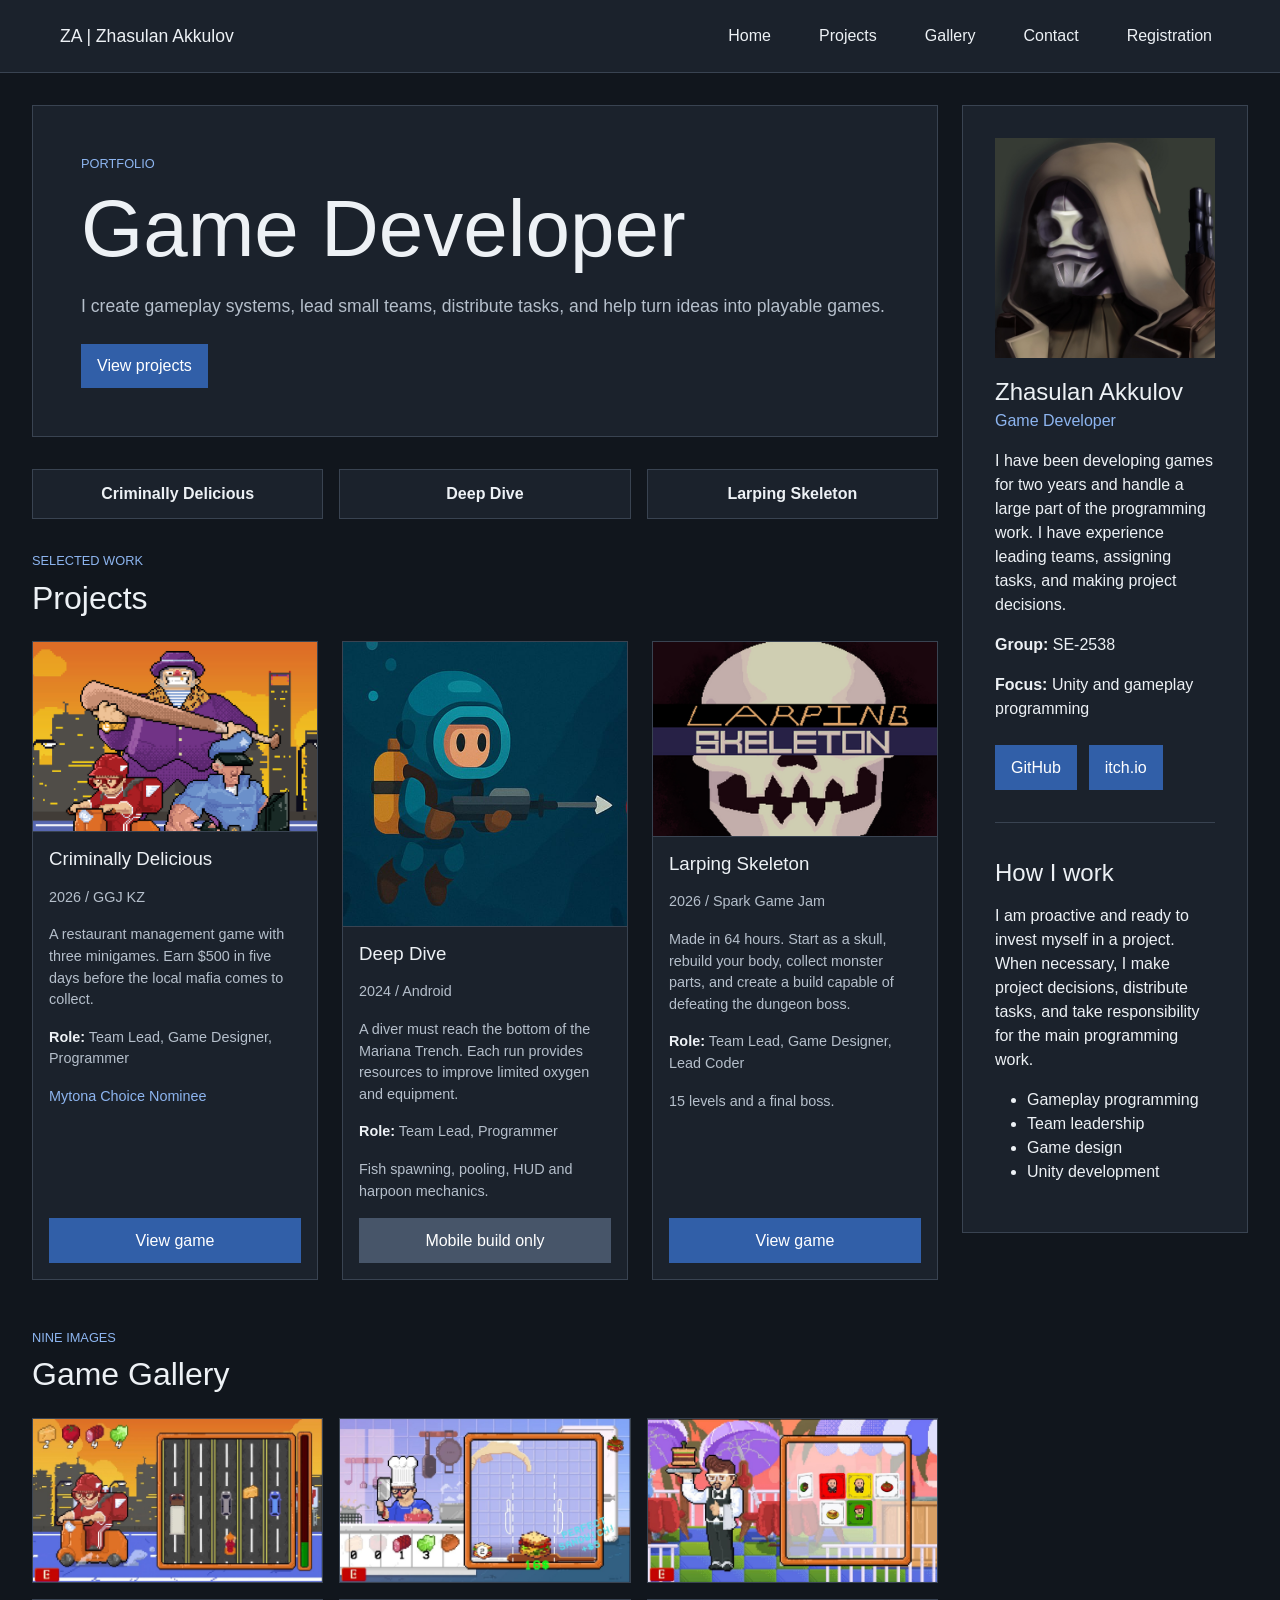
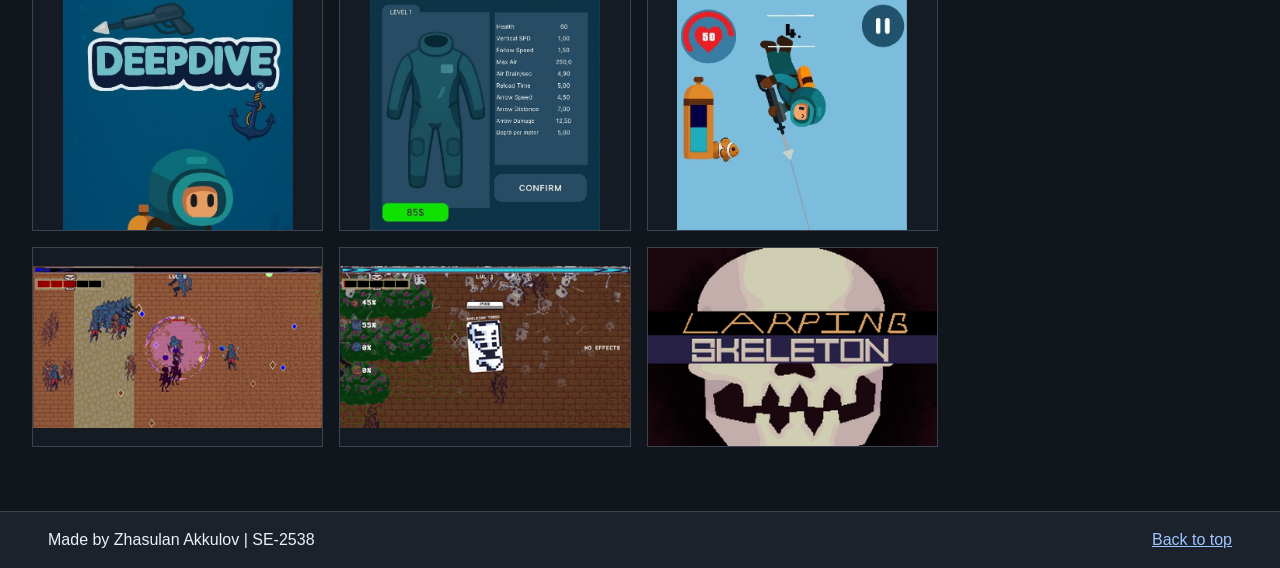
<file: index.html>
<!DOCTYPE html>
<html lang="en">
<head>
    <meta charset="UTF-8">
    <meta name="viewport" content="width=device-width, initial-scale=1.0">
    <title>Zhasulan Akkulov | Game Developer</title>
    <link rel="icon" type="image/jpeg" href="avatar.jpg">
    <link rel="stylesheet" href="https://cdn.jsdelivr.net/npm/bootstrap@5.3.3/dist/css/bootstrap.min.css">
    <link rel="stylesheet" href="style.css">
</head>
<body>

    
    <div class="navbar navbar-expand-lg navbar-dark site-header" role="navigation" aria-label="Main navigation">
        <div class="container-fluid">
            <a class="navbar-brand logo" href="#home">ZA | Zhasulan Akkulov</a>
            <button class="navbar-toggler" type="button" data-bs-toggle="collapse"
                    data-bs-target="#mainNavigation" aria-controls="mainNavigation"
                    aria-expanded="false" aria-label="Toggle navigation">&#9776;</button>

                    <div class="collapse navbar-collapse" id="mainNavigation">
                        <ul class="navbar-nav ms-auto">
                            <li class="nav-item">
                                <a class="nav-link" href="#home">Home</a>
                            </li>

                            <li class="nav-item">
                                <a class="nav-link" href="#projects">Projects</a>
                            </li>

                            <li class="nav-item">
                                <a class="nav-link" href="#gallery">Gallery</a>
                            </li>
                            <li class="nav-item">
                                <a class="nav-link" href="contact.html">Contact</a>
                            </li>
                            <li class="nav-item">
                                <a class="nav-link" href="registration.html">Registration</a>
                            </li>
                        </ul>
                    </div>
        </div>
    </div>

    
    <div class="container-fluid page-content" id="home">
        
        <div class="row">
        
            <div class="col-12 col-lg-9 page-main">
        
                
                <div class="hero">
        
                    <p class="section-label">Portfolio</p>
        
                    <h1>Game Developer</h1>
        
                    <p class="hero-description">
                        I create gameplay systems, lead small teams, distribute tasks, and help turn ideas
                        into playable games.
                    </p>
        
                    <a class="button" href="#projects">View projects</a>
        
                </div>

                
                <div class="project-previews">
        
                    <a class="project-preview" href="#criminally-delicious">
                        <p><b>Criminally Delicious</b></p>
                    </a>
        
                    <a class="project-preview" href="#deep-dive">
                        <p><b>Deep Dive</b></p>
                    </a>
        
                    <a class="project-preview" href="#larping-skeleton">
                        <p><b>Larping Skeleton</b></p>
                    </a>
        
                </div>

                <div class="portfolio-projects" id="projects">
        
                    <p class="section-label">Selected work</p>
                    <h2>Projects</h2>

                    
                    <div class="row project-row">
                        <div class="col-12 col-sm-6 col-lg-4 project-column">
                            <div class="project-card" id="criminally-delicious">
        
                                <img class="project-banner" src="banner-criminally.png" alt="Criminally Delicious banner">
                                <div class="card-content">
                                    <h3>Criminally Delicious</h3>
                                    <p class="project-year">2026 / GGJ KZ</p>
                                    <p>
                                        A restaurant management game with three minigames. Earn $500 in five days
                                        before the local mafia comes to collect.
                                    </p>
                                    <p><b>Role:</b> Team Lead, Game Designer, Programmer</p>
                                    <p class="achievement">Mytona Choice Nominee</p>
                                    <a class="card-button" href="https://hamazhai.itch.io/criminally-delicious">View game</a>
                                </div>
        
                            </div>
                        </div>
        
                        <div class="col-12 col-sm-6 col-lg-4 project-column">
                            <div class="project-card" id="deep-dive">
                                <img class="project-banner" src="banner-deep-dive.jpg" alt="Deep Dive banner">
        
                                <div class="card-content">
        
                                    <h3>Deep Dive</h3>
                                    <p class="project-year">2024 / Android</p>
                                    <p>
                                        A diver must reach the bottom of the Mariana Trench. Each run provides
                                        resources to improve limited oxygen and equipment.
                                    </p>
                                    <p><b>Role:</b> Team Lead, Programmer</p>
                                    <p>Fish spawning, pooling, HUD and harpoon mechanics.</p>
                                    <button class="card-button mobile-build" type="button" disabled>Mobile build only</button>
        
                                </div>
                            </div>
                        </div>
        
                        <div class="col-12 col-sm-6 col-lg-4 project-column">
                            <div class="project-card" id="larping-skeleton">
                                <img class="project-banner" src="banner-larping.png" alt="Larping Skeleton banner">
        
                                <div class="card-content">
        
                                    <h3>Larping Skeleton</h3>
                                    <p class="project-year">2026 / Spark Game Jam</p>
                                    <p>
                                        Made in 64 hours. Start as a skull, rebuild your body, collect monster parts,
                                        and create a build capable of defeating the dungeon boss.
                                    </p>
                                    <p><b>Role:</b> Team Lead, Game Designer, Lead Coder</p>
                                    <p>15 levels and a final boss.</p>
                                    <a class="card-button" href="https://hamazhai.itch.io/larping-skeleton">View game</a>
        
                                </div>
                            </div>
                        </div>
                    </div>
                </div>

                <div class="gallery-section" id="gallery">
                    <p class="section-label gallery-label">Nine images</p>
        
                    <h2>Game Gallery</h2>
        
                    <div class="gallery-grid">
        
                        <div class="gallery-item">
                            <img src="criminally-delicious-01.jpg" alt="Criminally Delicious delivery minigame">
                            <p class="gallery-caption">Criminally Delicious - delivery</p>
                        </div>
        
                        <div class="gallery-item">
                            <img src="criminally-delicious-02.jpg" alt="Criminally Delicious sandwich minigame">
                            <p class="gallery-caption">Criminally Delicious - cooking</p>
                        </div>
        
                        <div class="gallery-item">
                            <img src="criminally-delicious-03.jpg" alt="Criminally Delicious restaurant minigame">
                            <p class="gallery-caption">Criminally Delicious - serving</p>
                        </div>
        
                        <div class="gallery-item">
                            <img class="gallery-portrait" src="deep-dive-01.jpg" alt="Deep Dive main menu">
                            <p class="gallery-caption">Deep Dive - main menu</p>
                        </div>
        
                        <div class="gallery-item">
                            <img class="gallery-portrait" src="deep-dive-02.jpg" alt="Deep Dive harpoon gameplay">
                            <p class="gallery-caption">Deep Dive - harpoon gameplay</p>
                        </div>
        
                        <div class="gallery-item">
                            <img class="gallery-portrait" src="deep-dive-03.jpg" alt="Deep Dive upgrade screen">
                            <p class="gallery-caption">Deep Dive - upgrades</p>
                        </div>
        
                        <div class="gallery-item">
                            <img src="larping-skeleton-01.png" alt="Larping Skeleton battle">
                            <p class="gallery-caption">Larping Skeleton - battle</p>
                        </div>
        
                        <div class="gallery-item">
                            <img src="larping-skeleton-02.png" alt="Larping Skeleton body parts">
                            <p class="gallery-caption">Larping Skeleton - body parts</p>
                        </div>
        
                        <div class="gallery-item">
                            <img src="larping-skeleton-03.png" alt="Larping Skeleton title screen">
                            <p class="gallery-caption">Larping Skeleton - title</p>
                        </div>
        
                    </div>
                </div>
            </div>

            <div class="col-12 col-lg-3">
                <div class="page-sidebar" id="about">
                    <img class="avatar" src="avatar.jpg" alt="Avatar of Zhasulan Akkulov">
        
                    <h2>Zhasulan Akkulov</h2>
                    <p class="subtitle">Game Developer</p>
        
                    <p>
                        I have been developing games for two years and handle a large part of the programming work.
                        I have experience leading teams, assigning tasks, and making project decisions.
                    </p>
        
                    <p><b>Group:</b> SE-2538</p>
                    <p><b>Focus:</b> Unity and gameplay programming</p>
        
                    <div class="contact-links">
                        <a href="https://github.com/HamaZhai">GitHub</a>
                        <a href="https://hamazhai.itch.io/">itch.io</a>
                    </div>
        
                    <div class="portfolio-info">
        
                        <h2>How I work</h2>
                        <p>
                            I am proactive and ready to invest myself in a project. When necessary, I make project
                            decisions, distribute tasks, and take responsibility for the main programming work.
                        </p>
                        <ul>
                            <li>Gameplay programming</li>
                            <li>Team leadership</li>
                            <li>Game design</li>
                            <li>Unity development</li>
                        </ul>
        
                    </div>
                </div>
            </div>
        </div>
    </div>

    <div class="site-footer">
        <p>Made by Zhasulan Akkulov | SE-2538</p>
        <a href="#home">Back to top</a>
    </div>
    
    <script src="https://cdn.jsdelivr.net/npm/bootstrap@5.3.3/dist/js/bootstrap.bundle.min.js"></script>

</body>
</html>
</file>
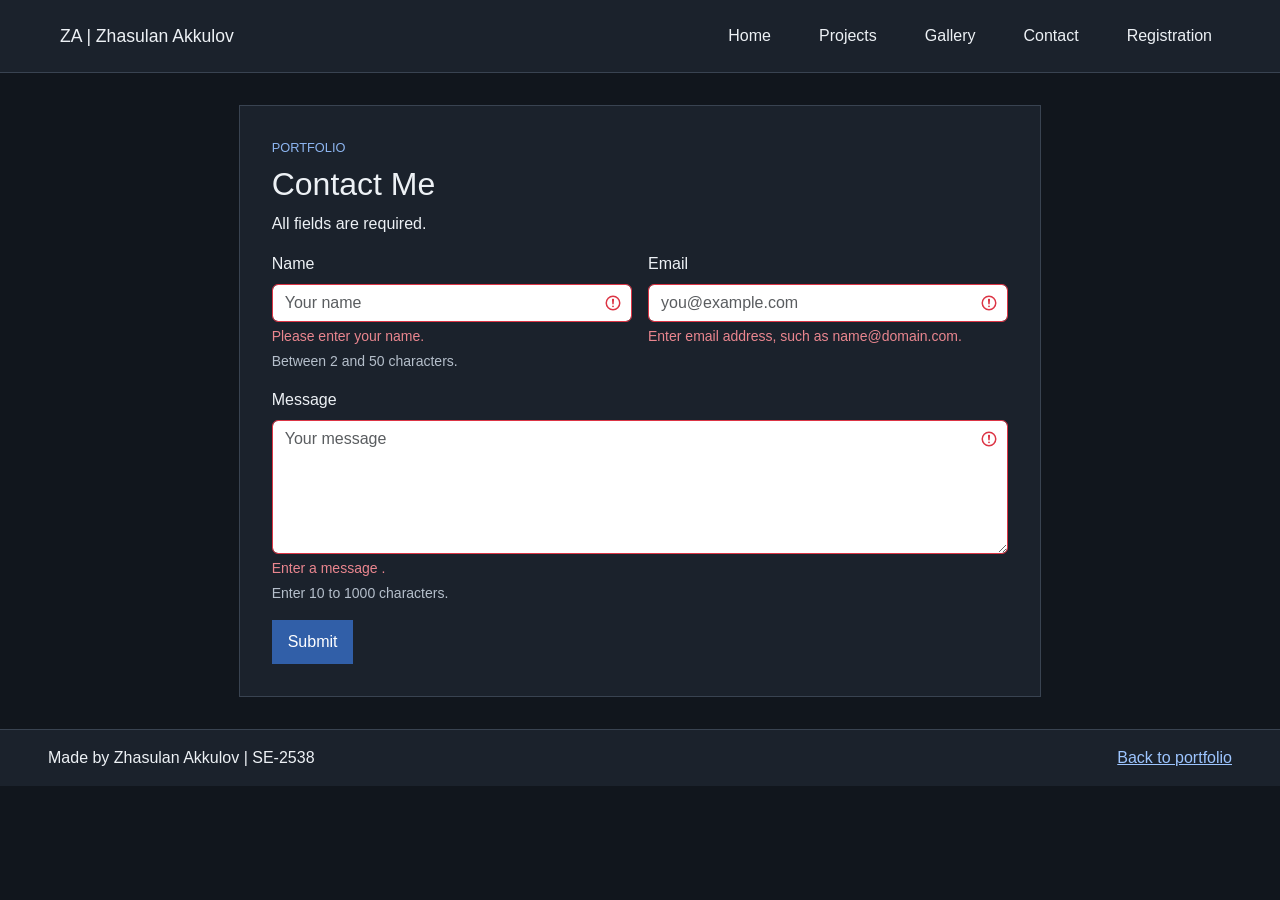
<file: contact.html>
<!DOCTYPE html>
<html lang="en">
<head>
    <meta charset="UTF-8">
    <meta name="viewport" content="width=device-width, initial-scale=1.0">
    <title>Contact Me | Zhasulan Akkulov</title>
    <link rel="icon" type="image/jpeg" href="avatar.jpg">
    <link rel="stylesheet" href="https://cdn.jsdelivr.net/npm/bootstrap@5.3.3/dist/css/bootstrap.min.css">
    <link rel="stylesheet" href="style.css">
</head>
<body>

    
    <div class="navbar navbar-expand-lg navbar-dark site-header" role="navigation" aria-label="Main navigation">
        <div class="container-fluid">
            <a class="navbar-brand logo" href="index.html#home">ZA | Zhasulan Akkulov</a>
            <button class="navbar-toggler" type="button" data-bs-toggle="collapse"
                    data-bs-target="#mainNavigation" aria-controls="mainNavigation"
                    aria-expanded="false" aria-label="Toggle navigation">&#9776;</button>

                    <div class="collapse navbar-collapse" id="mainNavigation">
                        <ul class="navbar-nav ms-auto">
                            <li class="nav-item">
                                <a class="nav-link" href="index.html#home">Home</a>
                            </li>

                            <li class="nav-item">
                                <a class="nav-link" href="index.html#projects">Projects</a>
                            </li>

                            <li class="nav-item">
                                <a class="nav-link" href="index.html#gallery">Gallery</a>
                            </li>
                            <li class="nav-item">
                                <a class="nav-link" href="contact.html">Contact</a>
                            </li>
                            <li class="nav-item">
                                <a class="nav-link" href="registration.html">Registration</a>
                            </li>
                        </ul>
                    </div>
        </div>
    </div>

    <main class="container-fluid page-content form-page">
        <div class="row justify-content-center">
            <div class="col-12 col-lg-8">
                <div class="page-sidebar">
                    <p class="section-label">Portfolio</p>
                    <h1>Contact Me</h1>
                    <p>All fields are required.</p>

                    
                    <form class="was-validated" action="#" method="post">
                        <div class="row g-3">
                            <div class="col-12 col-md-6">
                                <label class="form-label" for="name">Name</label>
                                <input class="form-control" type="text" id="name" name="name" required minlength="2" maxlength="50"
                                       placeholder="Your name" aria-describedby="name-help name-valid-feedback name-invalid-feedback">
                                <div class="valid-feedback" id="name-valid-feedback">Name accepted.</div>
                                <div class="invalid-feedback" id="name-invalid-feedback">Please enter your name.</div>
                                <div class="form-text" id="name-help">Between 2 and 50 characters.</div>
                            </div>
                            <div class="col-12 col-md-6">
                                <label class="form-label" for="email">Email</label>
                                <input class="form-control" type="email" id="email" name="email" required maxlength="254"
                                       placeholder="you@example.com" aria-describedby="email-valid-feedback email-invalid-feedback">
                                <div class="valid-feedback" id="email-valid-feedback">Email format accepted.</div>
                                <div class="invalid-feedback" id="email-invalid-feedback">Enter email address, such as name@domain.com.</div>
                            </div>
                            <div class="col-12">
                                <label class="form-label" for="message">Message</label>
                                <textarea class="form-control" id="message" name="message" rows="5" required
                                          minlength="10" maxlength="1000" placeholder="Your message"
                                          aria-describedby="message-help message-valid-feedback message-invalid-feedback"></textarea>
                                <div class="valid-feedback" id="message-valid-feedback">Message ready.</div>
                                <div class="invalid-feedback" id="message-invalid-feedback">Enter a message .</div>
                                <div class="form-text" id="message-help">Enter 10 to 1000 characters.</div>
                            </div>
                            <div class="col-12">
                                <button class="button" type="submit">Submit</button>
                            </div>
                        </div>
                    </form>

                </div>
            </div>
        </div>
    </main>

    <div class="site-footer">
        <p>Made by Zhasulan Akkulov | SE-2538</p>
        <a href="index.html#home">Back to portfolio</a>
    </div>
    <script src="https://cdn.jsdelivr.net/npm/bootstrap@5.3.3/dist/js/bootstrap.bundle.min.js"></script>
</body>
</html>
</file>
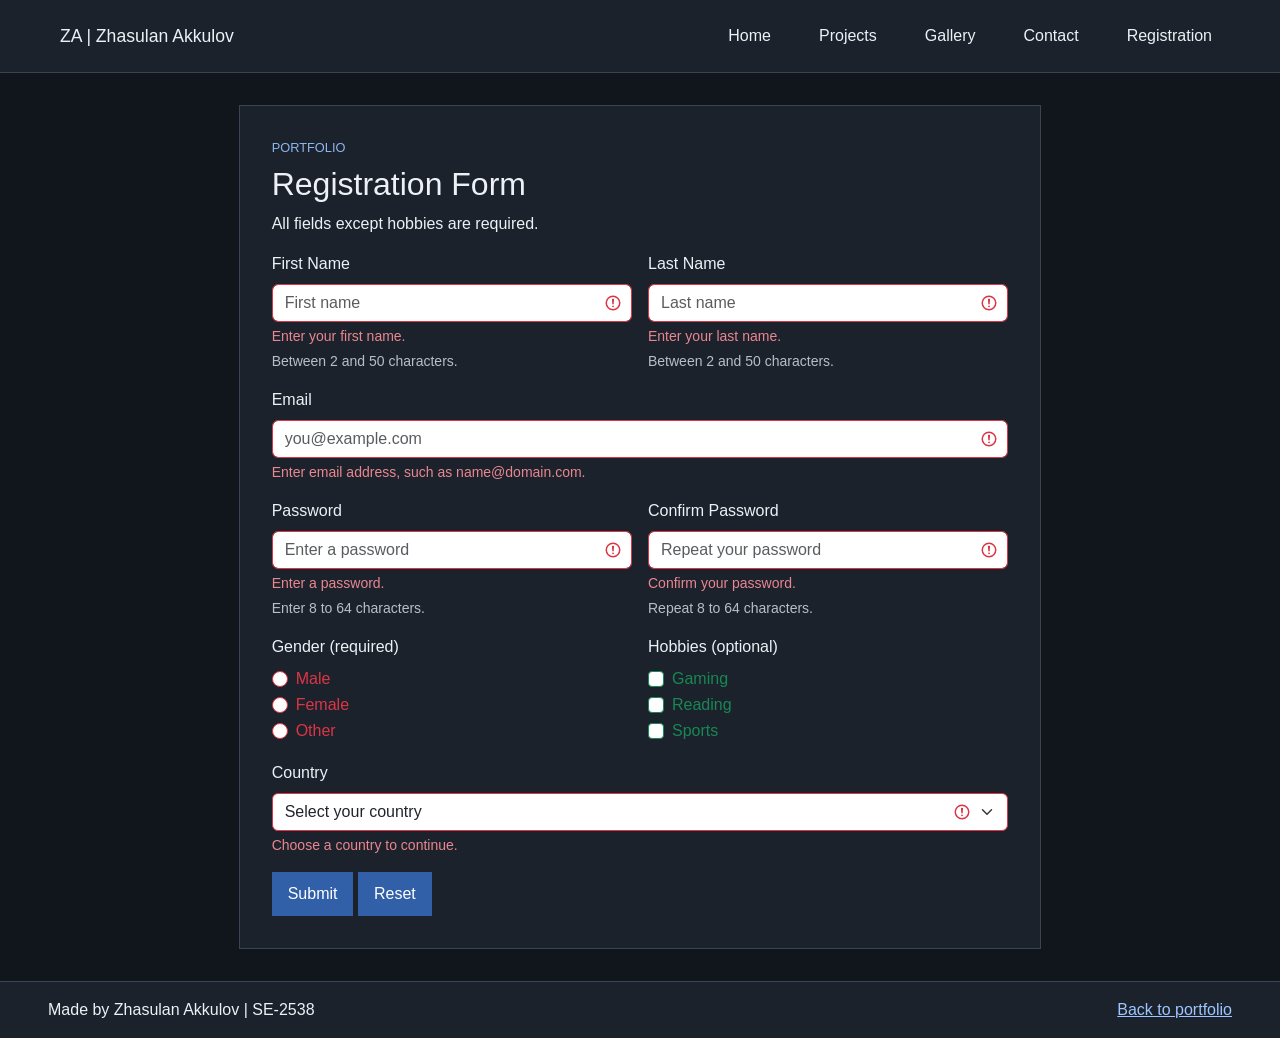
<file: registration.html>
<!DOCTYPE html>
<html lang="en">
<head>
    <meta charset="UTF-8">
    <meta name="viewport" content="width=device-width, initial-scale=1.0">
    <title>Registration Form | Zhasulan Akkulov</title>
    <link rel="icon" type="image/jpeg" href="avatar.jpg">
    <link rel="stylesheet" href="https://cdn.jsdelivr.net/npm/bootstrap@5.3.3/dist/css/bootstrap.min.css">
    <link rel="stylesheet" href="style.css">
</head>
<body>

    
    <div class="navbar navbar-expand-lg navbar-dark site-header" role="navigation" aria-label="Main navigation">
        <div class="container-fluid">
            <a class="navbar-brand logo" href="index.html#home">ZA | Zhasulan Akkulov</a>
            <button class="navbar-toggler" type="button" data-bs-toggle="collapse"
                    data-bs-target="#mainNavigation" aria-controls="mainNavigation"
                    aria-expanded="false" aria-label="Toggle navigation">&#9776;</button>

                    <div class="collapse navbar-collapse" id="mainNavigation">
                        <ul class="navbar-nav ms-auto">
                            <li class="nav-item">
                                <a class="nav-link" href="index.html#home">Home</a>
                            </li>

                            <li class="nav-item">
                                <a class="nav-link" href="index.html#projects">Projects</a>
                            </li>

                            <li class="nav-item">
                                <a class="nav-link" href="index.html#gallery">Gallery</a>
                            </li>
                            <li class="nav-item">
                                <a class="nav-link" href="contact.html">Contact</a>
                            </li>
                            <li class="nav-item">
                                <a class="nav-link" href="registration.html">Registration</a>
                            </li>
                        </ul>
                    </div>
        </div>
    </div>

    <main class="container-fluid page-content form-page">
        <div class="row justify-content-center">
            <div class="col-12 col-lg-8">
                <div class="page-sidebar">
                    <p class="section-label">Portfolio</p>
                    <h1>Registration Form</h1>
                    <p>All fields except hobbies are required.</p>

                    
                    <form class="was-validated" action="#" method="post">
                        <div class="row g-3">
                            <div class="col-12 col-md-6">
                                <label class="form-label" for="first-name">First Name</label>
                                <input class="form-control" type="text" id="first-name" name="first-name" required minlength="2" maxlength="50"
                                       placeholder="First name" aria-describedby="first-name-help first-name-valid-feedback first-name-invalid-feedback">
                                <div class="valid-feedback" id="first-name-valid-feedback">First name accepted.</div>
                                <div class="invalid-feedback" id="first-name-invalid-feedback">Enter your first name.</div>
                                <div class="form-text" id="first-name-help">Between 2 and 50 characters.</div>
                            </div>
                            <div class="col-12 col-md-6">
                                <label class="form-label" for="last-name">Last Name</label>
                                <input class="form-control" type="text" id="last-name" name="last-name" required minlength="2" maxlength="50"
                                       placeholder="Last name" aria-describedby="last-name-help last-name-valid-feedback last-name-invalid-feedback">
                                <div class="valid-feedback" id="last-name-valid-feedback">Last name accepted.</div>
                                <div class="invalid-feedback" id="last-name-invalid-feedback">Enter your last name.</div>
                                <div class="form-text" id="last-name-help">Between 2 and 50 characters.</div>
                            </div>
                            <div class="col-12">
                                <label class="form-label" for="email">Email</label>
                                <input class="form-control" type="email" id="email" name="email" required maxlength="254"
                                       placeholder="you@example.com" aria-describedby="email-valid-feedback email-invalid-feedback">
                                <div class="valid-feedback" id="email-valid-feedback">Email format accepted.</div>
                                <div class="invalid-feedback" id="email-invalid-feedback">Enter email address, such as name@domain.com.</div>
                            </div>
                            <div class="col-12 col-md-6">
                                <label class="form-label" for="password">Password</label>
                                <input class="form-control" type="password" id="password" name="password" required minlength="8" maxlength="64"
                                       placeholder="Enter a password" aria-describedby="password-help password-valid-feedback password-invalid-feedback">
                                <div class="valid-feedback" id="password-valid-feedback">Password length accepted.</div>
                                <div class="invalid-feedback" id="password-invalid-feedback">Enter a password.</div>
                                <div class="form-text" id="password-help">Enter 8 to 64 characters.</div>
                            </div>
                            <div class="col-12 col-md-6">
                                <label class="form-label" for="confirm-password">Confirm Password</label>
                                <input class="form-control" type="password" id="confirm-password" name="confirm-password" required minlength="8" maxlength="64"
                                       placeholder="Repeat your password" aria-describedby="confirm-password-help confirm-password-valid-feedback confirm-password-invalid-feedback">
                                <div class="valid-feedback" id="confirm-password-valid-feedback">Confirmation length accepted.</div>
                                <div class="invalid-feedback" id="confirm-password-invalid-feedback">Confirm your password.</div>
                                <div class="form-text" id="confirm-password-help">Repeat 8 to 64 characters.</div>
                            </div>
                            <fieldset class="col-12 col-md-6">
                                <legend class="form-label fs-6">Gender (required)</legend>
                                <div class="form-check">
                                    <input class="form-check-input" type="radio" id="gender-male" name="gender" value="male" required>
                                    <label class="form-check-label" for="gender-male">Male</label>
                                </div>
                                <div class="form-check">
                                    <input class="form-check-input" type="radio" id="gender-female" name="gender" value="female" required>
                                    <label class="form-check-label" for="gender-female">Female</label>
                                </div>
                                <div class="form-check">
                                    <input class="form-check-input" type="radio" id="gender-other" name="gender" value="other" required>
                                    <label class="form-check-label" for="gender-other">Other</label>
                                </div>
                            </fieldset>
                            <fieldset class="col-12 col-md-6">
                                <legend class="form-label fs-6">Hobbies (optional)</legend>
                                <div class="form-check">
                                    <input class="form-check-input" type="checkbox" id="hobby-gaming" name="hobbies" value="gaming">
                                    <label class="form-check-label" for="hobby-gaming">Gaming</label>
                                </div>
                                <div class="form-check">
                                    <input class="form-check-input" type="checkbox" id="hobby-reading" name="hobbies" value="reading">
                                    <label class="form-check-label" for="hobby-reading">Reading</label>
                                </div>
                                <div class="form-check">
                                    <input class="form-check-input" type="checkbox" id="hobby-sports" name="hobbies" value="sports">
                                    <label class="form-check-label" for="hobby-sports">Sports</label>
                                </div>
                            </fieldset>
                            <div class="col-12">
                                <label class="form-label" for="country">Country</label>
                                <select class="form-select" id="country" name="country" required aria-describedby="country-valid-feedback country-invalid-feedback">
                                    <option value="" selected>Select your country</option>
                                    <option value="kazakhstan">Kazakhstan</option>
                                    <option value="uzbekistan">Uzbekistan</option>
                                    <option value="kyrgyzstan">Kyrgyzstan</option>
                                    <option value="other">Other</option>
                                </select>
                                <div class="valid-feedback" id="country-valid-feedback">Country selected.</div>
                                <div class="invalid-feedback" id="country-invalid-feedback">Choose a country to continue.</div>
                            </div>
                            <div class="col-12">
                                <button class="button" type="submit">Submit</button>
                                <button class="button" type="reset">Reset</button>
                            </div>
                        </div>
                    </form>

                </div>
            </div>
        </div>
    </main>

    <div class="site-footer">
        <p>Made by Zhasulan Akkulov | SE-2538</p>
        <a href="index.html#home">Back to portfolio</a>
    </div>
    <script src="https://cdn.jsdelivr.net/npm/bootstrap@5.3.3/dist/js/bootstrap.bundle.min.js"></script>
</body>
</html>
</file>
<file: style.css>
body {
    margin: 0;
    background: #11161d;
    color: #edf1f5;
    font-family: Arial, sans-serif;
}

img {
    display: block;
    width: 100%;
    height: auto;
}

a {
    color: #9dc5ff;
}

.site-header {
    padding: 1rem 3rem;
    border-bottom: 1px solid #394351;
    background: #1b222c;
}

.site-header .logo {
    color: #edf1f5;
    font-size: 1.1rem;
}

.site-header .navbar-nav {
    gap: 2rem;
}

.site-header .nav-link {
    color: #edf1f5;
}

.site-header .nav-link:hover {
    color: #9dc5ff;
}

.site-header .navbar-toggler {
    color: #edf1f5;
    border: 1px solid #394351;
    font-size: 1.5rem;
}

.page-content {
    padding: 2rem;
}

.hero, .project-preview, .project-card, .page-sidebar {
    background: #1b222c;
    border: 1px solid #394351;
}

.hero, .project-previews, .portfolio-projects, .gallery-section {
    margin-bottom: 2rem;
}

.hero {
    padding: 3rem;
}


.hero h1 {
    margin: 0;
    font-size: 5rem;
}

.hero-description {
    margin: 1rem 0 1.5rem;
    color: #b5bfcb;
    font-size: 1.1rem;
}

.section-label, .subtitle, .project-year {
    color: #8db5f0;
}

.section-label {
    margin: 0 0 0.5rem;
    font-size: 0.8rem;
    text-transform: uppercase;
}

.contact-links a, .button, .card-button {
    display: inline-block;
    padding: 0.65rem 1rem;
    border: 0;
    background: #315fa8;
    color: white;
    font-family: Arial, sans-serif;
    font-size: 1rem;
    text-align: center;
    text-decoration: none;
}

.contact-links a:hover, .button:hover, .card-button:hover {
    background: #244b88;
}


.project-previews {
    display: grid;
    grid-template-columns: repeat(3, 1fr);
    gap: 1rem;
}

.project-preview {
    color: #edf1f5;
    text-decoration: none;
}

.project-preview p {
    margin: 0;
    padding: 0.75rem;
    text-align: center;
}


.project-column {
    display: flex;
    margin-bottom: 1rem;
}

.project-card {
    display: flex;
    flex-direction: column;
    width: 100%;
}

.project-card:hover {
    border: 1px solid #8db5f0;
}

.project-banner {
    border-bottom: 1px solid #394351;
}

.card-content {
    display: flex;
    flex-direction: column;
    flex-grow: 1;
    padding: 1rem;
}

.card-content h3 {
    margin: 0 0 1rem;
    font-size: 1.17rem;
}

.card-content p {
    color: #b5bfcb;
    font-size: 0.9rem;
}

.card-content b {
    color: #edf1f5;
}

.card-content .achievement {
    color: #8db5f0;
}

.card-button {
    width: 100%;
    margin-top: auto;
}

.mobile-build {
    background: #475569;
}

.portfolio-projects h2, .gallery-section h2 {
    margin-bottom: 1.5rem;
    font-size: 2rem;
}

.page-sidebar {
    padding: 2rem;
}

.page-sidebar h2 {
    margin: 1.25rem 0 0.15rem;
    font-size: 1.5rem;
}

.subtitle {
    margin-top: 0;
}

.contact-links {
    display: flex;
    flex-wrap: wrap;
    gap: 0.75rem;
    margin-top: 1.5rem;
}

.portfolio-info {
    margin-top: 2rem;
    padding-top: 1rem;
    border-top: 1px solid #394351;
}

.portfolio-info h2 {
    margin-bottom: 1rem;
}

.gallery-grid {
    display: grid;
    grid-template-columns: repeat(3, 1fr);
    gap: 1rem;
}

.gallery-item {
    position: relative;
    display: flex;
    align-items: center;
    justify-content: center;
    border: 1px solid #394351;
    background: #151b23;
}

.gallery-grid .gallery-portrait {
    width: auto;
    height: 230px;
}

.gallery-caption {
    display: none;
    position: absolute;
    right: 0;
    bottom: 0;
    left: 0;
    margin: 0;
    padding: 0.75rem;
    background: #11161d;
    color: white;
}

.gallery-item:hover .gallery-caption {
    display: block;
}

.site-footer {
    display: flex;
    justify-content: space-between;
    align-items: center;
    gap: 1rem;
    padding: 1rem 3rem;
    border-top: 1px solid #394351;
    background: #1b222c;
}

.site-footer p {
    margin: 0;
}


@media (min-width: 576px) and (max-width: 991.98px) {
    .hero h1 {
        font-size: 3.5rem;
    }

    .hero-description {
        font-size: 1rem;
    }

    .page-content, .hero, .page-sidebar {
        padding: 1.5rem;
    }

    .project-previews, .gallery-grid {
        grid-template-columns: repeat(2, 1fr);
    }

    .site-header .navbar-nav {
        gap: 0;
        margin-top: 1rem;
    }

    .avatar {
        width: 240px;
    }
}

@media (max-width: 575.98px) {
    .hero h1 {
        font-size: 2.5rem;
    }

    .hero-description {
        font-size: 0.95rem;
    }

    .site-header, .page-content, .hero, .page-sidebar {
        padding: 1rem;
    }

    .project-previews, .gallery-grid {
        grid-template-columns: 1fr;
    }

    .gallery-label {
        display: none;
    }

    .avatar {
        width: 200px;
    }

    .gallery-caption {
        display: block;
    }

    .site-header .navbar-nav {
        gap: 0;
        margin-top: 1rem;
    }

    .site-footer {
        flex-direction: column;
        align-items: flex-start;
        padding: 1rem;
    }
}


.form-page h1 {
    font-size: 2rem;
}

.form-page .form-text {
    color: #b5bfcb;
}

.form-page .valid-feedback {
    color: #75b798;
}

.form-page .invalid-feedback {
    color: #ea868f;
}
</file>
